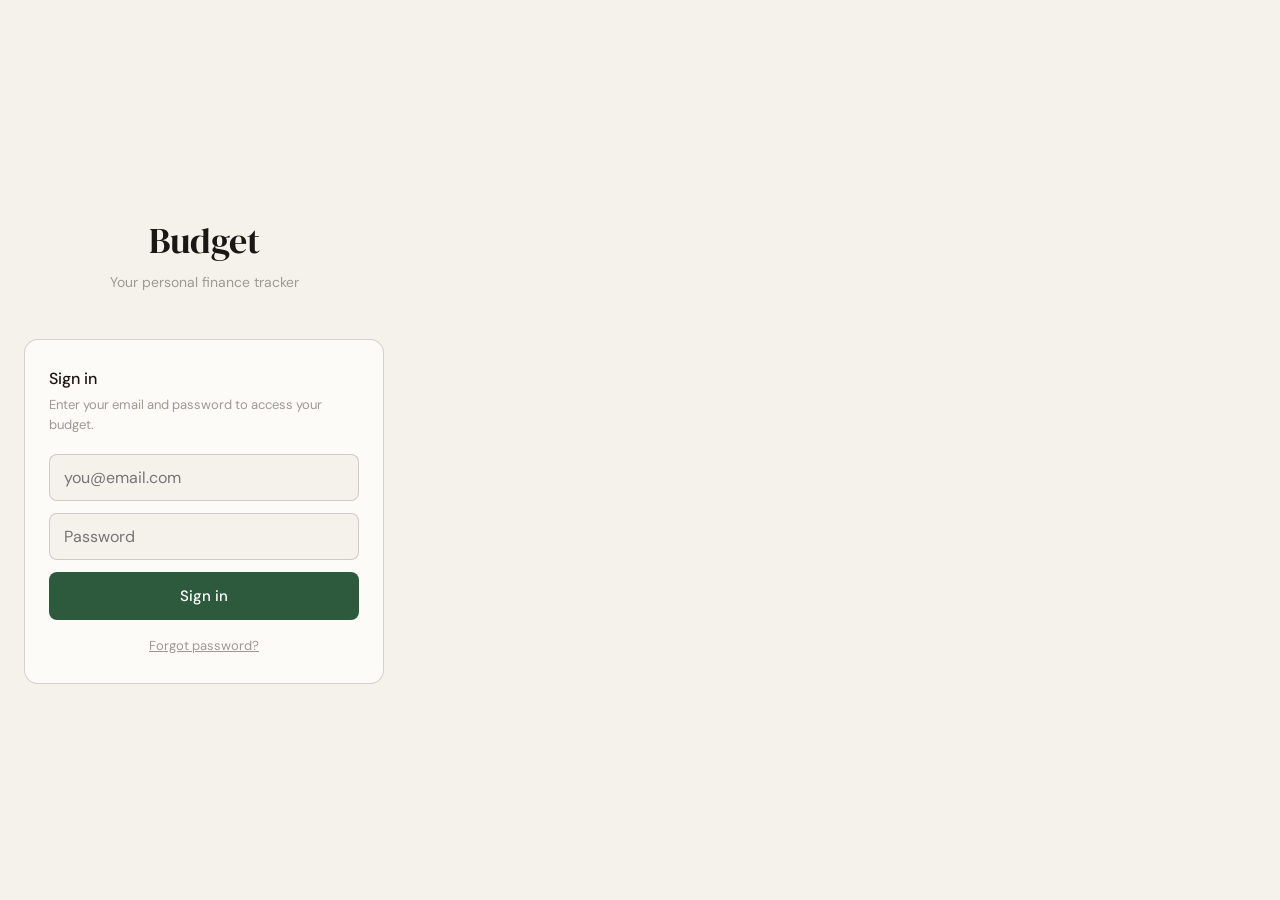
<file: index.html>
<!DOCTYPE html>
<html lang="en">
<head>
<meta charset="UTF-8">
<meta name="viewport" content="width=device-width, initial-scale=1.0, maximum-scale=1.0">
<meta name="apple-mobile-web-app-capable" content="yes">
<meta name="apple-mobile-web-app-status-bar-style" content="black-translucent">
<title>Budget Tracker</title>
<link href="https://fonts.googleapis.com/css2?family=DM+Serif+Display:ital@0;1&family=DM+Sans:opsz,wght@9..40,300;9..40,400;9..40,500&display=swap" rel="stylesheet">
<link rel="stylesheet" href="css/style.css">
<script src="lib/pdf.min.js"></script>
</head>
<body>

<!-- ADMIN BAR (only visible to admin) -->
<div class="admin-bar" id="admin-bar">
  <span class="admin-label">Admin</span>
  <select class="admin-select" id="admin-user-select" onchange="switchAdminUser()">
    <option value="">My data</option>
  </select>
  <span class="admin-viewing" id="admin-viewing"></span>
</div>

<!-- AUTH SCREEN -->
<div id="auth-screen" style="display:none">
  <div class="auth-screen">
    <div class="auth-logo">Budget</div>
    <div class="auth-tagline">Your personal finance tracker</div>
    <div class="auth-card">

      <!-- Login -->
      <div id="screen-login">
        <div class="auth-title">Sign in</div>
        <div class="auth-sub">Enter your email and password to access your budget.</div>
        <input class="auth-input" type="email" id="login-email" placeholder="you@email.com" autocomplete="email">
        <input class="auth-input" type="password" id="login-password" placeholder="Password" autocomplete="current-password">
        <button class="auth-btn" id="login-btn" onclick="handleSignIn()">Sign in</button>
        <div style="text-align:center;margin-top:14px">
          <span style="font-size:13px;color:var(--ink3);cursor:pointer;text-decoration:underline" onclick="showScreen('forgot')">Forgot password?</span>
        </div>
      </div>

      <!-- Forgot password -->
      <div id="screen-forgot" style="display:none">
        <div id="forgot-form-inner">
          <div class="auth-title">Reset password</div>
          <div class="auth-sub">Enter your email and we'll send you a reset link.</div>
          <input class="auth-input" type="email" id="forgot-email" placeholder="you@email.com" autocomplete="email">
          <button class="auth-btn" id="forgot-btn" onclick="handleForgotPassword()">Send reset email</button>
          <div style="text-align:center;margin-top:14px">
            <span style="font-size:13px;color:var(--ink3);cursor:pointer;text-decoration:underline" onclick="showScreen('login')">Back to sign in</span>
          </div>
        </div>
        <div id="forgot-sent" style="display:none;text-align:center;padding:12px 0">
          <div style="font-size:40px;margin-bottom:12px">📬</div>
          <div style="font-size:15px;font-weight:500;margin-bottom:6px">Check your email</div>
          <div style="font-size:13px;color:var(--ink3);line-height:1.5;margin-bottom:16px">We sent a password reset link to your email.</div>
          <span style="font-size:13px;color:var(--ink3);cursor:pointer;text-decoration:underline" onclick="showScreen('login')">Back to sign in</span>
        </div>
      </div>

      <!-- Reset password (from recovery email link) -->
      <div id="screen-reset" style="display:none">
        <div class="auth-title">Set new password</div>
        <div class="auth-sub">Choose a new password for your account.</div>
        <input class="auth-input" type="password" id="reset-password" placeholder="New password">
        <input class="auth-input" type="password" id="reset-confirm" placeholder="Confirm new password">
        <button class="auth-btn" id="reset-btn" onclick="handleSetNewPassword()">Set password</button>
      </div>

    </div>
  </div>
</div>

<!-- APP SCREEN -->
<div id="app-screen" style="display:none">

  <div class="sync-bar hidden" id="sync-bar">
    <div class="sync-dot"></div>
    <span id="sync-msg">Syncing…</span>
    <button id="sync-retry" onclick="loadAll()" style="display:none;margin-left:8px;border:none;background:none;font-size:11px;text-decoration:underline;cursor:pointer;color:inherit;font-family:inherit">Retry</button>
  </div>

  <!-- DASHBOARD -->
  <div class="page active" id="page-home">
    <div class="header">
      <div class="header-eyebrow" id="hdr-eyebrow">March 2026</div>
      <div class="header-title" id="hdr-title">My Budget</div>
      <div class="header-sub" id="hdr-sub">&nbsp;</div>
    </div>
    <div class="period-toggle">
      <button class="pt-btn active" id="pt-weekly" onclick="setPeriod('weekly')">Weekly</button>
      <button class="pt-btn" id="pt-monthly" onclick="setPeriod('monthly')">Monthly</button>
    </div>
    <div class="summary-strip">
      <div class="sum-card"><div class="sum-label">Budget</div><div class="sum-value" id="sum-budget">—</div></div>
      <div class="sum-card"><div class="sum-label">Spent</div><div class="sum-value warn" id="sum-spent">—</div></div>
      <div class="sum-card"><div class="sum-label">Left</div><div class="sum-value good" id="sum-left">—</div></div>
    </div>
    <div class="budget-progress">
      <div class="bp-header"><span class="bp-label" id="bp-label">This week</span><span class="bp-pct" id="bp-pct">—</span></div>
      <div class="bar-track"><div class="bar-fill" id="bp-bar" style="width:0%"></div></div>
    </div>
    <div class="week-strip" id="week-strip">
      <div class="ws-header">
        <span class="ws-title">Daily spending</span>
        <div class="ws-nav">
          <button class="ws-nav-btn" onclick="shiftWeek(-1)">‹</button>
          <span class="ws-dates" id="ws-dates"></span>
          <button class="ws-nav-btn" onclick="shiftWeek(1)">›</button>
        </div>
      </div>
      <div class="ws-bars" id="ws-bars"></div>
    </div>
    <div class="section-label">Categories</div>
    <div class="cat-list" id="cat-list"></div>
  </div>

  <!-- TRANSACTIONS -->
  <div class="page" id="page-tx">
    <div class="header">
      <div class="header-eyebrow">Transactions</div>
      <div class="header-title" id="tx-title">This Week</div>
    </div>
    <div class="period-toggle" style="margin-bottom:14px">
      <button class="pt-btn active" id="pt-weekly-tx" onclick="setPeriodTx('weekly')">This week</button>
      <button class="pt-btn" id="pt-monthly-tx" onclick="setPeriodTx('monthly')">This month</button>
    </div>
    <div class="section-label" id="tx-section-label">Transactions</div>
    <div class="tx-list" id="tx-list"></div>
  </div>

  <!-- IMPORT PDF -->
  <div class="page" id="page-import">
    <div class="header">
      <div class="header-eyebrow">Westpac PDF</div>
      <div class="header-title">Import Transactions</div>
      <div class="header-sub">Upload your Westpac statement</div>
    </div>
    <div id="drop-zone-wrap">
      <div class="pdf-drop" id="pdf-drop"
        onclick="document.getElementById('pdf-file').click()"
        ondragover="event.preventDefault();this.classList.add('drag')"
        ondragleave="this.classList.remove('drag')"
        ondrop="handleDrop(event)">
        <div class="pdf-drop-icon">📄</div>
        <div class="pdf-drop-label">Tap to upload PDF statement</div>
        <div class="pdf-drop-sub">Westpac 30-day transaction history</div>
      </div>
      <input type="file" id="pdf-file" accept=".pdf" style="display:none" onchange="handleFile(this.files[0])">
      <div class="pdf-progress" id="pdf-progress">
        <div class="pdf-progress-label" id="pdf-progress-label">Reading PDF…</div>
        <div class="pdf-progress-bar"><div class="pdf-progress-fill" id="pdf-progress-fill" style="width:0%"></div></div>
      </div>
    </div>
    <div id="review-wrap" style="display:none">
      <div style="padding:0 20px;margin-bottom:12px;display:flex;justify-content:space-between;align-items:baseline">
        <div style="font-size:13px;color:var(--ink2)" id="review-count">0 transactions found</div>
        <div style="font-size:12px;color:var(--ink3)">Assign categories</div>
      </div>
      <div id="review-list"></div>
      <div class="import-bar">
        <button class="import-bar-btn secondary" onclick="cancelImport()">Cancel</button>
        <button class="import-bar-btn primary" onclick="saveImport()" id="save-import-btn">Save all</button>
      </div>
    </div>
  </div>

  <!-- SETTINGS -->
  <div class="page" id="page-settings">
    <div class="header">
      <div class="header-eyebrow">Settings</div>
      <div class="header-title">Manage</div>
    </div>

    <!-- Account -->
    <div class="settings-section">
      <div class="settings-section-title">Account</div>
      <div class="user-info">
        <span class="user-email" id="user-email"></span>
        <button class="signout-btn" onclick="signOut()">Sign out</button>
      </div>
      <div class="cat-add-form" style="display:block;margin-top:0">
        <div class="cat-add-title">Change password</div>
        <div class="form-group">
          <input class="form-input" type="password" id="new-password" placeholder="New password">
        </div>
        <div class="form-group">
          <input class="form-input" type="password" id="confirm-password" placeholder="Confirm new password">
        </div>
        <button class="submit-btn" id="change-pass-btn" onclick="handleChangePassword()">Update password</button>
      </div>
    </div>

    <!-- Categories -->
    <div class="settings-section">
      <div class="settings-section-title">Categories</div>
      <div id="cat-manage-list"></div>
      <div style="padding:0 16px;margin-bottom:16px">
        <button class="secondary-btn" style="margin-top:0" onclick="toggleAddCatForm()">+ Add new category</button>
      </div>
      <div class="cat-add-form" id="cat-add-form" style="display:none">
        <div class="cat-add-title">New category</div>
        <div class="form-group">
          <label class="form-label">Name</label>
          <input class="form-input" id="new-cat-name" placeholder="e.g. Coffee">
        </div>
        <div class="form-group">
          <label class="form-label">Icon</label>
          <div class="emoji-grid" id="emoji-grid"></div>
        </div>
        <div class="form-group">
          <label class="form-label">Colour</label>
          <div class="color-grid" id="color-grid"></div>
        </div>
        <button class="submit-btn" onclick="saveNewCategory()">Add category</button>
      </div>
    </div>

    <!-- Budgets -->
    <div class="settings-section">
      <div class="settings-section-title">Budgets</div>
      <div class="budget-period-row">
        <button class="bpr-btn active" id="bpr-weekly" onclick="setBudgetTab('weekly')">Weekly</button>
        <button class="bpr-btn" id="bpr-monthly" onclick="setBudgetTab('monthly')">Monthly</button>
      </div>
      <div class="total-row">
        <span class="total-row-label" id="total-label">Total weekly budget</span>
        <span class="total-row-val" id="total-val">$0</span>
      </div>
      <div class="budget-form" id="budget-form"></div>
      <button class="save-btn" onclick="saveBudgets()">Save budgets</button>
    </div>
  </div>

  <!-- Nav -->
  <nav class="nav">
    <button class="nav-btn active" id="nav-home" onclick="showPage('home')">
      <svg viewBox="0 0 24 24" fill="none" stroke="currentColor"><path d="M3 9l9-7 9 7v11a2 2 0 01-2 2H5a2 2 0 01-2-2z"/><polyline points="9 22 9 12 15 12 15 22"/></svg>
      Overview
    </button>
    <button class="nav-btn" id="nav-tx" onclick="showPage('tx')">
      <svg viewBox="0 0 24 24" fill="none" stroke="currentColor"><line x1="8" y1="6" x2="21" y2="6"/><line x1="8" y1="12" x2="21" y2="12"/><line x1="8" y1="18" x2="21" y2="18"/><line x1="3" y1="6" x2="3.01" y2="6"/><line x1="3" y1="12" x2="3.01" y2="12"/><line x1="3" y1="18" x2="3.01" y2="18"/></svg>
      Transactions
    </button>
    <button class="nav-btn" id="nav-import" onclick="showPage('import')">
      <svg viewBox="0 0 24 24" fill="none" stroke="currentColor"><path d="M21 15v4a2 2 0 01-2 2H5a2 2 0 01-2-2v-4"/><polyline points="17 8 12 3 7 8"/><line x1="12" y1="3" x2="12" y2="15"/></svg>
      Import
    </button>
    <button class="nav-btn" id="nav-settings" onclick="showPage('settings')">
      <svg viewBox="0 0 24 24" fill="none" stroke="currentColor"><circle cx="12" cy="12" r="3"/><path d="M19.4 15a1.65 1.65 0 00.33 1.82l.06.06a2 2 0 010 2.83 2 2 0 01-2.83 0l-.06-.06a1.65 1.65 0 00-1.82-.33 1.65 1.65 0 00-1 1.51V21a2 2 0 01-2 2 2 2 0 01-2-2v-.09A1.65 1.65 0 009 19.4a1.65 1.65 0 00-1.82.33l-.06.06a2 2 0 01-2.83 0 2 2 0 010-2.83l.06-.06A1.65 1.65 0 004.68 15a1.65 1.65 0 00-1.51-1H3a2 2 0 01-2-2 2 2 0 012-2h.09A1.65 1.65 0 004.6 9a1.65 1.65 0 00-.33-1.82l-.06-.06a2 2 0 010-2.83 2 2 0 012.83 0l.06.06A1.65 1.65 0 009 4.68a1.65 1.65 0 001-1.51V3a2 2 0 012-2 2 2 0 012 2v.09a1.65 1.65 0 001 1.51 1.65 1.65 0 001.82-.33l.06-.06a2 2 0 012.83 0 2 2 0 010 2.83l-.06.06A1.65 1.65 0 0019.4 9a1.65 1.65 0 001.51 1H21a2 2 0 012 2 2 2 0 01-2 2h-.09a1.65 1.65 0 00-1.51 1z"/></svg>
      Settings
    </button>
  </nav>

  <button class="add-fab" id="add-fab" onclick="openModal()">
    <svg viewBox="0 0 24 24" fill="none" stroke="currentColor"><line x1="12" y1="5" x2="12" y2="19"/><line x1="5" y1="12" x2="19" y2="12"/></svg>
  </button>

  <!-- Add Expense Modal -->
  <div class="modal-overlay" id="modal" onclick="closeOuter(event)">
    <div class="modal">
      <div class="modal-handle"></div>
      <div class="modal-title">Add expense</div>
      <div class="form-group">
        <label class="form-label">Amount (AUD)</label>
        <input class="form-input" type="number" id="inp-amount" placeholder="0.00" step="0.01" inputmode="decimal">
      </div>
      <div class="form-group">
        <label class="form-label">Merchant / Note</label>
        <input class="form-input" type="text" id="inp-merchant" placeholder="e.g. Woolworths">
      </div>
      <div class="form-group">
        <label class="form-label">Category</label>
        <div class="cat-picker" id="cat-picker"></div>
      </div>
      <div class="form-group">
        <label class="form-label">Date</label>
        <input class="form-input" type="date" id="inp-date">
      </div>
      <button class="submit-btn" id="submit-btn" onclick="addExpense()">Add expense</button>
    </div>
  </div>

</div><!-- end app-screen -->

<!-- JS — order matters -->
<script src="js/supabase.js"></script>
<script src="js/state.js"></script>
<script src="js/auth.js"></script>
<script src="js/home.js"></script>
<script src="js/transactions.js"></script>
<script src="js/budgets.js"></script>
<script src="js/categories.js"></script>
<script src="js/import.js"></script>
<script src="js/app.js"></script>
</body>
</html>
</file>
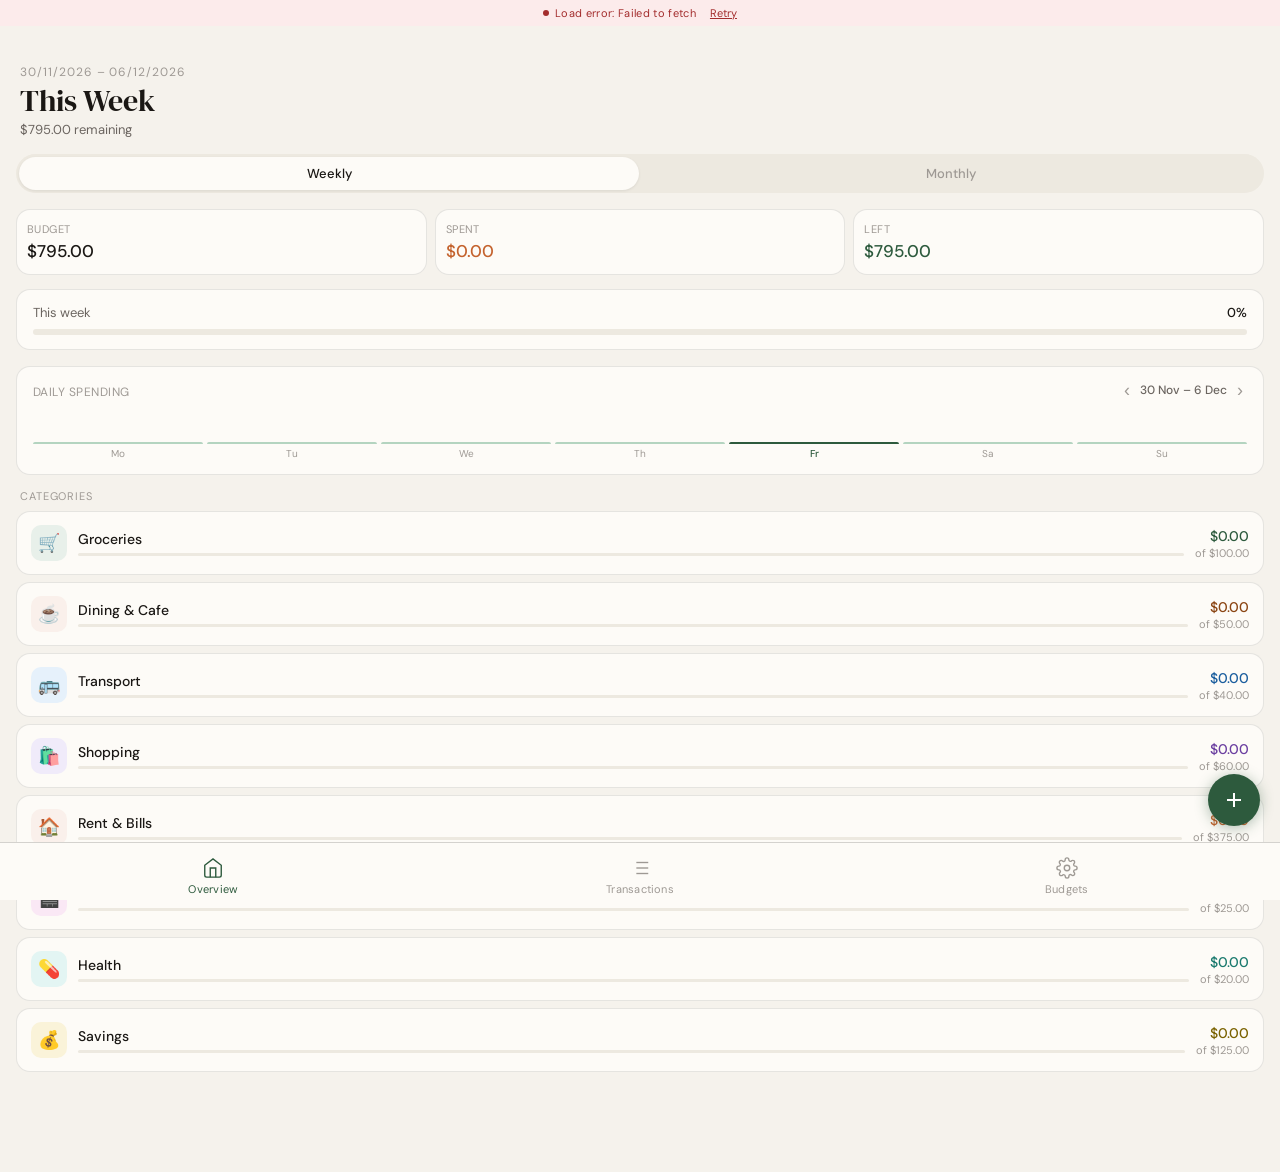
<file: budget_tracker.html>
<!DOCTYPE html>
<html lang="en">
<head>
<meta charset="UTF-8">
<meta name="viewport" content="width=device-width, initial-scale=1.0, maximum-scale=1.0">
<meta name="apple-mobile-web-app-capable" content="yes">
<meta name="apple-mobile-web-app-status-bar-style" content="black-translucent">
<title>Budget Tracker</title>
<link href="https://fonts.googleapis.com/css2?family=DM+Serif+Display:ital@0;1&family=DM+Sans:opsz,wght@9..40,300;9..40,400;9..40,500&display=swap" rel="stylesheet">
<style>
:root {
  --bg: #F5F2EC;
  --surface: #FDFBF7;
  --surface2: #EDE9E0;
  --ink: #1A1714;
  --ink2: #6B6560;
  --ink3: #9E9994;
  --accent: #2D5A3D;
  --accent-light: #E8F0EA;
  --red: #C4622D;
  --red-light: #FAF0EB;
  --border: rgba(26,23,20,0.10);
  --border2: rgba(26,23,20,0.18);
  --radius: 14px;
  --radius-sm: 8px;
}
*{box-sizing:border-box;margin:0;padding:0;-webkit-tap-highlight-color:transparent}
body{font-family:'DM Sans',sans-serif;background:var(--bg);color:var(--ink);min-height:100vh;overflow-x:hidden}

/* Sync status */
.sync-bar{display:flex;align-items:center;justify-content:center;gap:6px;padding:6px;font-size:11px;letter-spacing:.03em;position:fixed;top:0;left:0;right:0;z-index:300;transition:all .3s}
.sync-bar.syncing{background:#FFF8E6;color:#7A6200}
.sync-bar.ok{background:#EAF3DE;color:#3B6D11}
.sync-bar.err{background:#FCEBEB;color:#A32D2D}
.sync-bar.hidden{opacity:0;pointer-events:none}
.sync-dot{width:6px;height:6px;border-radius:50%;background:currentColor}

/* Period toggle */
.period-toggle{display:flex;background:var(--surface2);border-radius:99px;padding:3px;margin:0 16px 16px;gap:2px}
.pt-btn{flex:1;padding:8px;border:none;background:none;border-radius:99px;font-family:'DM Sans',sans-serif;font-size:13px;font-weight:500;color:var(--ink3);cursor:pointer;transition:all .15s}
.pt-btn.active{background:var(--surface);color:var(--ink);box-shadow:0 1px 3px rgba(0,0,0,.08)}

/* Nav */
.nav{display:flex;justify-content:space-around;align-items:center;background:var(--surface);border-top:.5px solid var(--border2);position:fixed;bottom:0;left:0;right:0;z-index:100;padding:10px 0 env(safe-area-inset-bottom,10px)}
.nav-btn{flex:1;display:flex;flex-direction:column;align-items:center;gap:3px;border:none;background:none;cursor:pointer;padding:4px 0;color:var(--ink3);font-family:'DM Sans',sans-serif;font-size:11px;letter-spacing:.02em;transition:color .15s}
.nav-btn.active{color:var(--accent)}
.nav-btn svg{width:22px;height:22px;stroke-width:1.5}

/* Pages */
.page{display:none;padding:28px 0 80px;min-height:100vh}
.page.active{display:block}

/* Header */
.header{padding:36px 20px 16px}
.header-eyebrow{font-size:12px;letter-spacing:.08em;text-transform:uppercase;color:var(--ink3);margin-bottom:4px}
.header-title{font-family:'DM Serif Display',serif;font-size:30px;color:var(--ink);line-height:1.1}
.header-sub{font-size:13px;color:var(--ink2);margin-top:4px}

/* Summary strip */
.summary-strip{margin:0 16px 14px;display:grid;grid-template-columns:repeat(3,1fr);gap:8px}
.sum-card{background:var(--surface);border:.5px solid var(--border);border-radius:var(--radius);padding:12px 10px}
.sum-label{font-size:11px;color:var(--ink3);letter-spacing:.04em;text-transform:uppercase;margin-bottom:4px}
.sum-value{font-size:17px;font-weight:500;color:var(--ink)}
.sum-value.good{color:var(--accent)}
.sum-value.warn{color:var(--red)}

/* Progress */
.budget-progress{margin:0 16px 16px;background:var(--surface);border:.5px solid var(--border);border-radius:var(--radius);padding:14px 16px}
.bp-header{display:flex;justify-content:space-between;align-items:baseline;margin-bottom:8px}
.bp-label{font-size:13px;color:var(--ink2)}
.bp-pct{font-size:13px;font-weight:500}
.bar-track{height:6px;background:var(--surface2);border-radius:99px;overflow:hidden}
.bar-fill{height:100%;border-radius:99px;background:var(--accent);transition:width .4s ease}
.bar-fill.over{background:var(--red)}

/* Category cards */
.section-label{font-size:11px;letter-spacing:.08em;text-transform:uppercase;color:var(--ink3);padding:0 20px;margin-bottom:8px}
.cat-list{padding:0 16px;display:flex;flex-direction:column;gap:7px;margin-bottom:20px}
.cat-card{background:var(--surface);border:.5px solid var(--border);border-radius:var(--radius);padding:13px 14px;display:flex;align-items:center;gap:11px;cursor:pointer;transition:background .1s}
.cat-card:active{background:var(--surface2)}
.cat-icon{width:36px;height:36px;border-radius:10px;display:flex;align-items:center;justify-content:center;font-size:18px;flex-shrink:0}
.cat-info{flex:1;min-width:0}
.cat-name{font-size:14px;font-weight:500}
.cat-bar-track{height:3px;background:var(--surface2);border-radius:99px;overflow:hidden;margin-top:5px}
.cat-bar-fill{height:100%;border-radius:99px;transition:width .3s}
.cat-amounts{text-align:right;flex-shrink:0}
.cat-spent{font-size:14px;font-weight:500}
.cat-budget{font-size:11px;color:var(--ink3);margin-top:1px}

/* FAB */
.add-fab{position:fixed;bottom:74px;right:20px;width:52px;height:52px;border-radius:50%;background:var(--accent);border:none;cursor:pointer;display:flex;align-items:center;justify-content:center;box-shadow:0 2px 14px rgba(45,90,61,.38);z-index:99;transition:transform .15s}
.add-fab:active{transform:scale(.93)}
.add-fab svg{width:24px;height:24px;stroke:white;stroke-width:2}

/* Modal */
.modal-overlay{display:none;position:fixed;inset:0;background:rgba(26,23,20,.45);z-index:200;align-items:flex-end}
.modal-overlay.open{display:flex}
.modal{background:var(--surface);border-radius:20px 20px 0 0;padding:24px 20px env(safe-area-inset-bottom,20px);width:100%;max-height:88vh;overflow-y:auto;animation:slideUp .25s ease}
@keyframes slideUp{from{transform:translateY(100%)}to{transform:translateY(0)}}
.modal-handle{width:36px;height:4px;background:var(--surface2);border-radius:99px;margin:0 auto 20px}
.modal-title{font-family:'DM Serif Display',serif;font-size:22px;margin-bottom:18px}
.form-group{margin-bottom:14px}
.form-label{font-size:12px;color:var(--ink3);letter-spacing:.04em;text-transform:uppercase;margin-bottom:6px;display:block}
.form-input{width:100%;border:.5px solid var(--border2);border-radius:var(--radius-sm);padding:12px 14px;font-size:16px;font-family:'DM Sans',sans-serif;background:var(--bg);color:var(--ink);outline:none;appearance:none}
.form-input:focus{border-color:var(--accent)}
.cat-picker{display:grid;grid-template-columns:repeat(4,1fr);gap:7px}
.cat-pick-btn{border:.5px solid var(--border);border-radius:var(--radius-sm);padding:9px 4px;display:flex;flex-direction:column;align-items:center;gap:3px;cursor:pointer;background:var(--bg);font-size:10px;color:var(--ink2);font-family:'DM Sans',sans-serif;transition:all .1s}
.cat-pick-btn.selected{border-color:var(--accent);background:var(--accent-light);color:var(--accent)}
.cat-pick-icon{font-size:20px}
.submit-btn{width:100%;padding:14px;background:var(--accent);color:white;border:none;border-radius:var(--radius);font-size:15px;font-weight:500;font-family:'DM Sans',sans-serif;cursor:pointer;margin-top:6px;transition:opacity .15s}
.submit-btn:active{opacity:.85}

/* Transactions */
.tx-list{padding:0 16px;display:flex;flex-direction:column;gap:6px}
.tx-item{background:var(--surface);border:.5px solid var(--border);border-radius:var(--radius);padding:12px 14px;display:flex;align-items:center;gap:11px}
.tx-icon{width:34px;height:34px;border-radius:9px;display:flex;align-items:center;justify-content:center;font-size:16px;flex-shrink:0}
.tx-info{flex:1;min-width:0}
.tx-merchant{font-size:14px;font-weight:500;white-space:nowrap;overflow:hidden;text-overflow:ellipsis}
.tx-meta{font-size:12px;color:var(--ink3);margin-top:1px}
.tx-amount{font-size:15px;font-weight:500;color:var(--red);flex-shrink:0}
.tx-delete{border:none;background:none;cursor:pointer;color:var(--ink3);padding:4px 6px;font-size:18px;line-height:1}
.chip{display:inline-block;font-size:11px;padding:2px 7px;border-radius:99px;background:var(--accent-light);color:var(--accent);font-weight:500}
.empty-state{text-align:center;padding:50px 20px;color:var(--ink3)}
.empty-icon{font-size:44px;margin-bottom:10px}
.empty-label{font-size:14px}

/* Budget settings */
.budget-form{padding:0 16px;display:flex;flex-direction:column;gap:8px}
.budget-period-row{display:flex;background:var(--surface2);border-radius:99px;padding:3px;margin:0 16px 14px;gap:2px}
.bpr-btn{flex:1;padding:7px;border:none;background:none;border-radius:99px;font-family:'DM Sans',sans-serif;font-size:13px;font-weight:500;color:var(--ink3);cursor:pointer;transition:all .15s}
.bpr-btn.active{background:var(--surface);color:var(--ink)}
.budget-item{background:var(--surface);border:.5px solid var(--border);border-radius:var(--radius);padding:13px 14px;display:flex;align-items:center;gap:11px}
.budget-icon{font-size:20px;width:28px;text-align:center}
.budget-name{flex:1;font-size:14px;font-weight:500}
.budget-input{width:88px;border:.5px solid var(--border2);border-radius:var(--radius-sm);padding:8px 10px;font-size:14px;font-family:'DM Sans',sans-serif;background:var(--bg);color:var(--ink);text-align:right;outline:none}
.budget-input:focus{border-color:var(--accent)}
.save-btn{margin:14px 16px 0;padding:14px;background:var(--accent);color:white;border:none;border-radius:var(--radius);font-size:15px;font-weight:500;font-family:'DM Sans',sans-serif;cursor:pointer;width:calc(100% - 32px)}
.total-row{margin:0 16px 14px;background:var(--accent-light);border:.5px solid rgba(45,90,61,.2);border-radius:var(--radius);padding:13px 16px;display:flex;justify-content:space-between;align-items:center}
.total-row-label{font-size:13px;font-weight:500;color:var(--accent)}
.total-row-val{font-size:18px;font-weight:500;color:var(--accent)}

/* Week strip */
.week-strip{margin:0 16px 14px;background:var(--surface);border:.5px solid var(--border);border-radius:var(--radius);padding:14px 16px}
.ws-header{display:flex;justify-content:space-between;align-items:baseline;margin-bottom:10px}
.ws-title{font-size:12px;color:var(--ink3);letter-spacing:.04em;text-transform:uppercase}
.ws-nav{display:flex;gap:6px;align-items:center}
.ws-nav-btn{border:none;background:none;cursor:pointer;color:var(--ink3);font-size:18px;padding:0 4px;line-height:1}
.ws-dates{font-size:12px;color:var(--ink2);font-weight:500}
.ws-bars{display:flex;align-items:flex-end;gap:4px;height:50px}
.ws-bar-col{flex:1;display:flex;flex-direction:column;align-items:center;gap:3px}
.ws-bar-wrap{flex:1;width:100%;display:flex;align-items:flex-end}
.ws-bar{width:100%;border-radius:3px 3px 0 0;min-height:2px;transition:height .3s}
.ws-day-label{font-size:10px;color:var(--ink3)}

/* Loading skeleton */
.skeleton{background:linear-gradient(90deg,var(--surface2) 25%,var(--surface) 50%,var(--surface2) 75%);background-size:200% 100%;animation:shimmer 1.2s infinite;border-radius:var(--radius-sm);height:16px;margin-bottom:6px}
@keyframes shimmer{0%{background-position:200% 0}100%{background-position:-200% 0}}
</style>
</head>
<body>

<div class="sync-bar hidden" id="sync-bar">
  <div class="sync-dot"></div>
  <span id="sync-msg">Syncing…</span>
  <button id="sync-retry" onclick="loadAll()" style="display:none;margin-left:8px;border:none;background:none;font-size:11px;text-decoration:underline;cursor:pointer;color:inherit;font-family:inherit">Retry</button>
</div>

<!-- DASHBOARD -->
<div class="page active" id="page-home">
  <div class="header">
    <div class="header-eyebrow" id="hdr-eyebrow">March 2026</div>
    <div class="header-title" id="hdr-title">My Budget</div>
    <div class="header-sub" id="hdr-sub">&nbsp;</div>
  </div>
  <div class="period-toggle">
    <button class="pt-btn active" id="pt-weekly" onclick="setPeriod('weekly')">Weekly</button>
    <button class="pt-btn" id="pt-monthly" onclick="setPeriod('monthly')">Monthly</button>
  </div>
  <div class="summary-strip">
    <div class="sum-card"><div class="sum-label">Budget</div><div class="sum-value" id="sum-budget">—</div></div>
    <div class="sum-card"><div class="sum-label">Spent</div><div class="sum-value warn" id="sum-spent">—</div></div>
    <div class="sum-card"><div class="sum-label">Left</div><div class="sum-value good" id="sum-left">—</div></div>
  </div>
  <div class="budget-progress">
    <div class="bp-header"><span class="bp-label" id="bp-label">This week</span><span class="bp-pct" id="bp-pct">—</span></div>
    <div class="bar-track"><div class="bar-fill" id="bp-bar" style="width:0%"></div></div>
  </div>
  <div class="week-strip" id="week-strip">
    <div class="ws-header">
      <span class="ws-title">Daily spending</span>
      <div class="ws-nav">
        <button class="ws-nav-btn" onclick="shiftWeek(-1)">‹</button>
        <span class="ws-dates" id="ws-dates"></span>
        <button class="ws-nav-btn" onclick="shiftWeek(1)">›</button>
      </div>
    </div>
    <div class="ws-bars" id="ws-bars"></div>
  </div>
  <div class="section-label">Categories</div>
  <div class="cat-list" id="cat-list"></div>
</div>

<!-- TRANSACTIONS -->
<div class="page" id="page-tx">
  <div class="header">
    <div class="header-eyebrow">Transactions</div>
    <div class="header-title" id="tx-title">This Week</div>
  </div>
  <div class="period-toggle" style="margin-bottom:14px">
    <button class="pt-btn active" id="pt-weekly-tx" onclick="setPeriodTx('weekly')">This week</button>
    <button class="pt-btn" id="pt-monthly-tx" onclick="setPeriodTx('monthly')">This month</button>
  </div>
  <div class="section-label" id="tx-section-label">Transactions</div>
  <div class="tx-list" id="tx-list"></div>
</div>

<!-- BUDGETS -->
<div class="page" id="page-settings">
  <div class="header">
    <div class="header-eyebrow">Settings</div>
    <div class="header-title">Budgets</div>
    <div class="header-sub">Set your monthly & weekly limits</div>
  </div>
  <div class="budget-period-row">
    <button class="bpr-btn active" id="bpr-weekly" onclick="setBudgetTab('weekly')">Weekly</button>
    <button class="bpr-btn" id="bpr-monthly" onclick="setBudgetTab('monthly')">Monthly</button>
  </div>
  <div class="total-row">
    <span class="total-row-label" id="total-label">Total weekly budget</span>
    <span class="total-row-val" id="total-val">$0</span>
  </div>
  <div class="budget-form" id="budget-form"></div>
  <button class="save-btn" onclick="saveBudgets()">Save budgets</button>
</div>

<!-- Nav -->
<nav class="nav">
  <button class="nav-btn active" id="nav-home" onclick="showPage('home')">
    <svg viewBox="0 0 24 24" fill="none" stroke="currentColor"><path d="M3 9l9-7 9 7v11a2 2 0 01-2 2H5a2 2 0 01-2-2z"/><polyline points="9 22 9 12 15 12 15 22"/></svg>
    Overview
  </button>
  <button class="nav-btn" id="nav-tx" onclick="showPage('tx')">
    <svg viewBox="0 0 24 24" fill="none" stroke="currentColor"><line x1="8" y1="6" x2="21" y2="6"/><line x1="8" y1="12" x2="21" y2="12"/><line x1="8" y1="18" x2="21" y2="18"/><line x1="3" y1="6" x2="3.01" y2="6"/><line x1="3" y1="12" x2="3.01" y2="12"/><line x1="3" y1="18" x2="3.01" y2="18"/></svg>
    Transactions
  </button>
  <button class="nav-btn" id="nav-settings" onclick="showPage('settings')">
    <svg viewBox="0 0 24 24" fill="none" stroke="currentColor"><circle cx="12" cy="12" r="3"/><path d="M19.4 15a1.65 1.65 0 00.33 1.82l.06.06a2 2 0 010 2.83 2 2 0 01-2.83 0l-.06-.06a1.65 1.65 0 00-1.82-.33 1.65 1.65 0 00-1 1.51V21a2 2 0 01-2 2 2 2 0 01-2-2v-.09A1.65 1.65 0 009 19.4a1.65 1.65 0 00-1.82.33l-.06.06a2 2 0 01-2.83 0 2 2 0 010-2.83l.06-.06A1.65 1.65 0 004.68 15a1.65 1.65 0 00-1.51-1H3a2 2 0 01-2-2 2 2 0 012-2h.09A1.65 1.65 0 004.6 9a1.65 1.65 0 00-.33-1.82l-.06-.06a2 2 0 010-2.83 2 2 0 012.83 0l.06.06A1.65 1.65 0 009 4.68a1.65 1.65 0 001-1.51V3a2 2 0 012-2 2 2 0 012 2v.09a1.65 1.65 0 001 1.51 1.65 1.65 0 001.82-.33l.06-.06a2 2 0 012.83 0 2 2 0 010 2.83l-.06.06A1.65 1.65 0 0019.4 9a1.65 1.65 0 001.51 1H21a2 2 0 012 2 2 2 0 01-2 2h-.09a1.65 1.65 0 00-1.51 1z"/></svg>
    Budgets
  </button>
</nav>

<button class="add-fab" id="add-fab" onclick="openModal()">
  <svg viewBox="0 0 24 24" fill="none" stroke="currentColor"><line x1="12" y1="5" x2="12" y2="19"/><line x1="5" y1="12" x2="19" y2="12"/></svg>
</button>

<!-- Modal -->
<div class="modal-overlay" id="modal" onclick="closeOuter(event)">
  <div class="modal">
    <div class="modal-handle"></div>
    <div class="modal-title">Add expense</div>
    <div class="form-group">
      <label class="form-label">Amount (AUD)</label>
      <input class="form-input" type="number" id="inp-amount" placeholder="0.00" step="0.01" inputmode="decimal">
    </div>
    <div class="form-group">
      <label class="form-label">Merchant / Note</label>
      <input class="form-input" type="text" id="inp-merchant" placeholder="e.g. Woolworths">
    </div>
    <div class="form-group">
      <label class="form-label">Category</label>
      <div class="cat-picker" id="cat-picker"></div>
    </div>
    <div class="form-group">
      <label class="form-label">Date</label>
      <input class="form-input" type="date" id="inp-date">
    </div>
    <button class="submit-btn" id="submit-btn" onclick="addExpense()">Add expense</button>
  </div>
</div>

<script>
// ── Supabase config ──────────────────────────────────────────
const SUPA_URL = 'https://afobsnqtywtlupqjimaz.supabase.co';
const SUPA_KEY = 'eyJhbGciOiJIUzI1NiIsInR5cCI6IkpXVCJ9.eyJpc3MiOiJzdXBhYmFzZSIsInJlZiI6ImFmb2JzbnF0eXd0bHVwcWppbWF6Iiwicm9sZSI6ImFub24iLCJpYXQiOjE3NzM4MzA0NTIsImV4cCI6MjA4OTQwNjQ1Mn0.MWrWZkZD8fkDa9HCLQUCwPcBm4zmNuWDGWyXMUr77BM';
const H = {'Content-Type':'application/json','apikey':SUPA_KEY,'Authorization':'Bearer '+SUPA_KEY};

async function sbGet(table, params=''){
  const url = `${SUPA_URL}/rest/v1/${table}${params?'?'+params:''}`;
  console.log('sbGet', url);
  const r = await fetch(url, {headers:{...H,'Accept':'application/json','Prefer':'return=representation'}});
  const txt = await r.text();
  console.log('sbGet response', r.status, txt.slice(0,200));
  if(!r.ok) throw new Error(`${r.status}: ${txt}`);
  return JSON.parse(txt);
}
async function sbInsert(table, body){
  console.log('sbInsert', table, JSON.stringify(body));
  const r = await fetch(`${SUPA_URL}/rest/v1/${table}`,{method:'POST',headers:{...H,'Prefer':'return=representation'},body:JSON.stringify(body)});
  const txt = await r.text();
  console.log('sbInsert response', r.status, txt);
  if(!r.ok) throw new Error(`${r.status}: ${txt}`);
  return JSON.parse(txt);
}
async function sbDelete(table, id){
  const r = await fetch(`${SUPA_URL}/rest/v1/${table}?id=eq.${id}`,{method:'DELETE',headers:H});
  if(!r.ok){ const t=await r.text(); console.error('sbDelete error',r.status,t); throw new Error(t); }
}
async function sbUpsert(table, body, onConflict){
  console.log('sbUpsert', table, JSON.stringify(body));
  const r = await fetch(`${SUPA_URL}/rest/v1/${table}?on_conflict=${onConflict}`,{method:'POST',headers:{...H,'Prefer':'resolution=merge-duplicates,return=representation'},body:JSON.stringify(body)});
  const txt = await r.text();
  console.log('sbUpsert response', r.status, txt);
  if(!r.ok) throw new Error(`${r.status}: ${txt}`);
  return JSON.parse(txt);
}

// ── App state ────────────────────────────────────────────────
const CATS = [
  {id:'groceries', name:'Groceries',    icon:'🛒', color:'#2D5A3D', bg:'#E8F0EA'},
  {id:'dining',    name:'Dining & Cafe',icon:'☕', color:'#8B4513', bg:'#FAF0EB'},
  {id:'transport', name:'Transport',    icon:'🚌', color:'#1B5E9E', bg:'#E6F1FB'},
  {id:'shopping',  name:'Shopping',     icon:'🛍️', color:'#6B3FA0', bg:'#F0EBFA'},
  {id:'rent',      name:'Rent & Bills', icon:'🏠', color:'#C4622D', bg:'#FAF0EB'},
  {id:'entertain', name:'Entertainment',icon:'🎬', color:'#B5398B', bg:'#FAE8F5'},
  {id:'health',    name:'Health',       icon:'💊', color:'#1B7A6E', bg:'#E3F5F3'},
  {id:'savings',   name:'Savings',      icon:'💰', color:'#7A6200', bg:'#FAF3D9'},
];
const DEFAULT_BUDGETS = {
  weekly:  {groceries:100,dining:50,transport:40,shopping:60,rent:375,entertain:25,health:20,savings:125},
  monthly: {groceries:400,dining:200,transport:150,shopping:240,rent:1500,entertain:100,health:80,savings:500}
};

let transactions = [];
let budgets = JSON.parse(JSON.stringify(DEFAULT_BUDGETS));
let period = 'weekly';
let periodTx = 'weekly';
let budgetTab = 'weekly';
let selectedCat = 'groceries';
let weekOffset = 0;

// ── Sync bar ─────────────────────────────────────────────────
let syncTimer;
function showSync(state, msg){
  const bar = document.getElementById('sync-bar');
  const txt = document.getElementById('sync-msg');
  const retry = document.getElementById('sync-retry');
  bar.className = 'sync-bar '+state;
  txt.textContent = msg;
  retry.style.display = state==='err' ? 'inline' : 'none';
  clearTimeout(syncTimer);
  if(state==='ok') syncTimer = setTimeout(()=>bar.className='sync-bar hidden', 2500);
  // errors stay visible so user can read them
}

// ── Date helpers ─────────────────────────────────────────────
function today(){ return new Date().toISOString().slice(0,10); }
function currentMonth(){ const n=new Date(); return `${n.getFullYear()}-${String(n.getMonth()+1).padStart(2,'0')}`; }
function getWeekRange(offset=0){
  const now = new Date();
  const mon = new Date(now); mon.setDate(now.getDate()-((now.getDay()+6)%7)+offset*7);
  const sun = new Date(mon); sun.setDate(mon.getDate()+6);
  return {start:mon.toISOString().slice(0,10), end:sun.toISOString().slice(0,10), monDate:mon, sunDate:sun};
}
function inWeek(date,offset=0){ const r=getWeekRange(offset); return date>=r.start&&date<=r.end; }
function inMonth(date){ return date&&date.startsWith(currentMonth()); }
function filteredTx(p,wkOff=0){ return transactions.filter(t=>p==='weekly'?inWeek(t.date,wkOff):inMonth(t.date)); }
function catSpent(catId,p){ return filteredTx(p,0).filter(t=>t.category===catId).reduce((s,t)=>s+Number(t.amount),0); }
function totalSpent(p){ return filteredTx(p,0).reduce((s,t)=>s+Number(t.amount),0); }
function totalBudget(p){ return Object.values(budgets[p]).reduce((s,v)=>s+v,0); }
function fmt(n){ return '$'+Number(n).toFixed(2).replace(/\B(?=(\d{3})+(?!\d))/g,','); }
function fmtDate(iso){ if(!iso) return ''; const [y,m,d]=iso.split('-'); return `${d}/${m}/${y}`; }

// ── Load data from Supabase ──────────────────────────────────
async function loadAll(){
  showSync('syncing','Loading…');
  try {
    // Transactions - current month + past month for weekly overlap
    const past = new Date(); past.setMonth(past.getMonth()-1);
    const fromDate = past.toISOString().slice(0,10);
    const [txData, bgData] = await Promise.all([
      sbGet('transactions', `date=gte.${fromDate}&order=date.desc,created_at.desc`),
      sbGet('budgets', `select=period,category,amount`)
    ]);
    transactions = txData || [];
    // Rebuild budgets from DB, fall back to defaults
    if(bgData && bgData.length){
      bgData.forEach(r=>{ if(budgets[r.period]) budgets[r.period][r.category]=Number(r.amount); });
    }
    showSync('ok','Synced');
  } catch(e){
    console.error('loadAll failed:', e);
    showSync('err', 'Load error: '+e.message.slice(0,60));
  }
  renderHome();
  renderTransactions();
}

// ── Render home ──────────────────────────────────────────────
function renderHome(){
  const sp=totalSpent(period), bg=totalBudget(period), left=bg-sp;
  const pct=bg>0?Math.min(100,Math.round(sp/bg*100)):0;
  document.getElementById('sum-budget').textContent=fmt(bg);
  document.getElementById('sum-spent').textContent=fmt(sp);
  const le=document.getElementById('sum-left');
  le.textContent=fmt(Math.abs(left)); le.className='sum-value '+(left>=0?'good':'warn');
  document.getElementById('bp-pct').textContent=pct+'%';
  document.getElementById('bp-label').textContent=period==='weekly'?'This week':'This month';
  const bar=document.getElementById('bp-bar');
  bar.style.width=pct+'%'; bar.className='bar-fill'+(pct>=100?' over':'');
  const now=new Date();
  if(period==='weekly'){
    const r=getWeekRange(0);
    document.getElementById('hdr-eyebrow').textContent=fmtDate(r.start)+' – '+fmtDate(r.end);
    document.getElementById('hdr-title').textContent='This Week';
  } else {
    document.getElementById('hdr-eyebrow').textContent=now.toLocaleString('en-AU',{month:'long',year:'numeric'});
    document.getElementById('hdr-title').textContent='This Month';
  }
  document.getElementById('hdr-sub').textContent=left>=0?fmt(left)+' remaining':fmt(Math.abs(left))+' over budget';
  document.getElementById('week-strip').style.display=period==='weekly'?'block':'none';
  if(period==='weekly') renderWeekStrip();
  document.getElementById('cat-list').innerHTML=CATS.map(c=>{
    const sp2=catSpent(c.id,period), bg2=budgets[period][c.id]||0;
    const pct2=bg2>0?Math.min(100,sp2/bg2*100):0, over=sp2>bg2&&bg2>0;
    return `<div class="cat-card" onclick="openModalCat('${c.id}')">
      <div class="cat-icon" style="background:${c.bg}">${c.icon}</div>
      <div class="cat-info">
        <div class="cat-name">${c.name}</div>
        <div class="cat-bar-track"><div class="cat-bar-fill" style="width:${pct2}%;background:${over?'#C4622D':c.color}"></div></div>
      </div>
      <div class="cat-amounts">
        <div class="cat-spent" style="color:${over?'#C4622D':c.color}">${fmt(sp2)}</div>
        <div class="cat-budget">of ${fmt(bg2)}</div>
      </div>
    </div>`;
  }).join('');
}

function renderWeekStrip(){
  const r=getWeekRange(weekOffset), mon=r.monDate;
  const days=['Mo','Tu','We','Th','Fr','Sa','Su'];
  const amounts=days.map((_,i)=>{
    const d=new Date(mon); d.setDate(mon.getDate()+i);
    const iso=d.toISOString().slice(0,10);
    return transactions.filter(t=>t.date===iso).reduce((s,t)=>s+Number(t.amount),0);
  });
  const maxA=Math.max(...amounts,1), todayIso=today();
  document.getElementById('ws-dates').textContent=
    mon.toLocaleString('en-AU',{day:'numeric',month:'short'})+' – '+
    r.sunDate.toLocaleString('en-AU',{day:'numeric',month:'short'});
  document.getElementById('ws-bars').innerHTML=days.map((d,i)=>{
    const dt=new Date(mon); dt.setDate(mon.getDate()+i);
    const iso=dt.toISOString().slice(0,10), amt=amounts[i];
    const h=Math.round((amt/maxA)*46), isToday=iso===todayIso;
    return `<div class="ws-bar-col">
      <div class="ws-bar-wrap">
        <div class="ws-bar" style="height:${h}px;background:${isToday?'#2D5A3D':'#B4D4C0'}"></div>
      </div>
      <div class="ws-day-label" style="color:${isToday?'#2D5A3D':'#9E9994'};font-weight:${isToday?500:400}">${d}</div>
    </div>`;
  }).join('');
}
function shiftWeek(dir){ weekOffset+=dir; if(weekOffset>0) weekOffset=0; renderWeekStrip(); }

// ── Render transactions ──────────────────────────────────────
function renderTransactions(){
  const txs=filteredTx(periodTx).slice();
  document.getElementById('tx-title').textContent=periodTx==='weekly'?'This Week':'This Month';
  document.getElementById('tx-section-label').textContent=txs.length+' transaction'+(txs.length!==1?'s':'');
  const el=document.getElementById('tx-list');
  if(!txs.length){
    el.innerHTML='<div class="empty-state"><div class="empty-icon">🧾</div><div class="empty-label">No transactions yet</div></div>';
    return;
  }
  el.innerHTML=txs.map(t=>{
    const cat=CATS.find(c=>c.id===t.category)||CATS[0];
    return `<div class="tx-item">
      <div class="tx-icon" style="background:${cat.bg}">${cat.icon}</div>
      <div class="tx-info">
        <div class="tx-merchant">${t.merchant||cat.name}</div>
        <div class="tx-meta">${fmtDate(t.date)} · <span class="chip">${cat.name}</span></div>
      </div>
      <div style="display:flex;align-items:center;gap:6px">
        <div class="tx-amount">${fmt(t.amount)}</div>
        <button class="tx-delete" onclick="deleteTx('${t.id}')">×</button>
      </div>
    </div>`;
  }).join('');
}

// ── Render budget settings ───────────────────────────────────
function renderBudgetSettings(){
  let total=0;
  document.getElementById('budget-form').innerHTML=CATS.map(c=>{
    const v=budgets[budgetTab][c.id]||0; total+=v;
    return `<div class="budget-item">
      <div class="budget-icon">${c.icon}</div>
      <div class="budget-name">${c.name}</div>
      <input class="budget-input" type="number" id="bi-${c.id}" value="${v}" inputmode="decimal" onchange="updateTotal()">
    </div>`;
  }).join('');
  document.getElementById('total-label').textContent=`Total ${budgetTab} budget`;
  document.getElementById('total-val').textContent=fmt(total);
}
function updateTotal(){ let t=0; CATS.forEach(c=>{t+=parseFloat(document.getElementById('bi-'+c.id)?.value||0)}); document.getElementById('total-val').textContent=fmt(t); }

// ── Save budgets to Supabase ─────────────────────────────────
async function saveBudgets(){
  CATS.forEach(c=>{ budgets[budgetTab][c.id]=parseFloat(document.getElementById('bi-'+c.id)?.value||0); });
  showSync('syncing','Saving budgets…');
  try {
    const rows=CATS.map(c=>({period:budgetTab,category:c.id,amount:budgets[budgetTab][c.id]}));
    await sbUpsert('budgets',rows,'period,category');
    showSync('ok','Budgets saved');
    renderHome();
    showPage('home');
  } catch(e){ showSync('err','Save failed — check connection'); }
}

// ── Add expense ──────────────────────────────────────────────
async function addExpense(){
  const amount=parseFloat(document.getElementById('inp-amount').value);
  const merchant=document.getElementById('inp-merchant').value.trim();
  const date=document.getElementById('inp-date').value;
  if(!amount||amount<=0){alert('Please enter a valid amount');return;}
  const btn=document.getElementById('submit-btn');
  btn.textContent='Saving…'; btn.disabled=true;
  showSync('syncing','Saving…');
  try {
    const rows=await sbInsert('transactions',[{amount,merchant,category:selectedCat,date}]);
    transactions.unshift(rows[0]);
    closeModal();
    renderHome();
    renderTransactions();
    showSync('ok','Expense saved');
  } catch(e){ console.error('addExpense',e); showSync('err', e.message.slice(0,80)); }
  btn.textContent='Add expense'; btn.disabled=false;
}

// ── Delete transaction ───────────────────────────────────────
async function deleteTx(id){
  showSync('syncing','Deleting…');
  try {
    await sbDelete('transactions',id);
    transactions=transactions.filter(t=>t.id!==id);
    renderHome(); renderTransactions();
    showSync('ok','Deleted');
  } catch(e){ showSync('err','Delete failed'); }
}

// ── Modal ────────────────────────────────────────────────────
function buildPicker(){
  document.getElementById('cat-picker').innerHTML=CATS.map(c=>
    `<button class="cat-pick-btn ${c.id===selectedCat?'selected':''}" onclick="selCat('${c.id}')">
      <span class="cat-pick-icon">${c.icon}</span>${c.name.split(' ')[0]}
    </button>`).join('');
}
function selCat(id){ selectedCat=id; buildPicker(); }
function openModal(){ document.getElementById('inp-amount').value=''; document.getElementById('inp-merchant').value=''; document.getElementById('inp-date').value=today(); buildPicker(); document.getElementById('modal').classList.add('open'); }
function openModalCat(id){ selectedCat=id; openModal(); }
function closeModal(){ document.getElementById('modal').classList.remove('open'); }
function closeOuter(e){ if(e.target.id==='modal') closeModal(); }

// ── Period switching ─────────────────────────────────────────
function setPeriod(p){ period=p; document.getElementById('pt-weekly').className='pt-btn'+(p==='weekly'?' active':''); document.getElementById('pt-monthly').className='pt-btn'+(p==='monthly'?' active':''); renderHome(); }
function setPeriodTx(p){ periodTx=p; document.getElementById('pt-weekly-tx').className='pt-btn'+(p==='weekly'?' active':''); document.getElementById('pt-monthly-tx').className='pt-btn'+(p==='monthly'?' active':''); renderTransactions(); }
function setBudgetTab(p){ budgetTab=p; document.getElementById('bpr-weekly').className='bpr-btn'+(p==='weekly'?' active':''); document.getElementById('bpr-monthly').className='bpr-btn'+(p==='monthly'?' active':''); renderBudgetSettings(); }

// ── Page nav ─────────────────────────────────────────────────
function showPage(name){
  document.querySelectorAll('.page').forEach(p=>p.classList.remove('active'));
  document.querySelectorAll('.nav-btn').forEach(b=>b.classList.remove('active'));
  document.getElementById('page-'+name).classList.add('active');
  document.getElementById('nav-'+name).classList.add('active');
  document.getElementById('add-fab').style.display=name==='home'?'flex':'none';
  if(name==='settings') renderBudgetSettings();
  if(name==='tx') renderTransactions();
}

// ── Init ─────────────────────────────────────────────────────
loadAll();
</script>
</body>
</html>
</file>
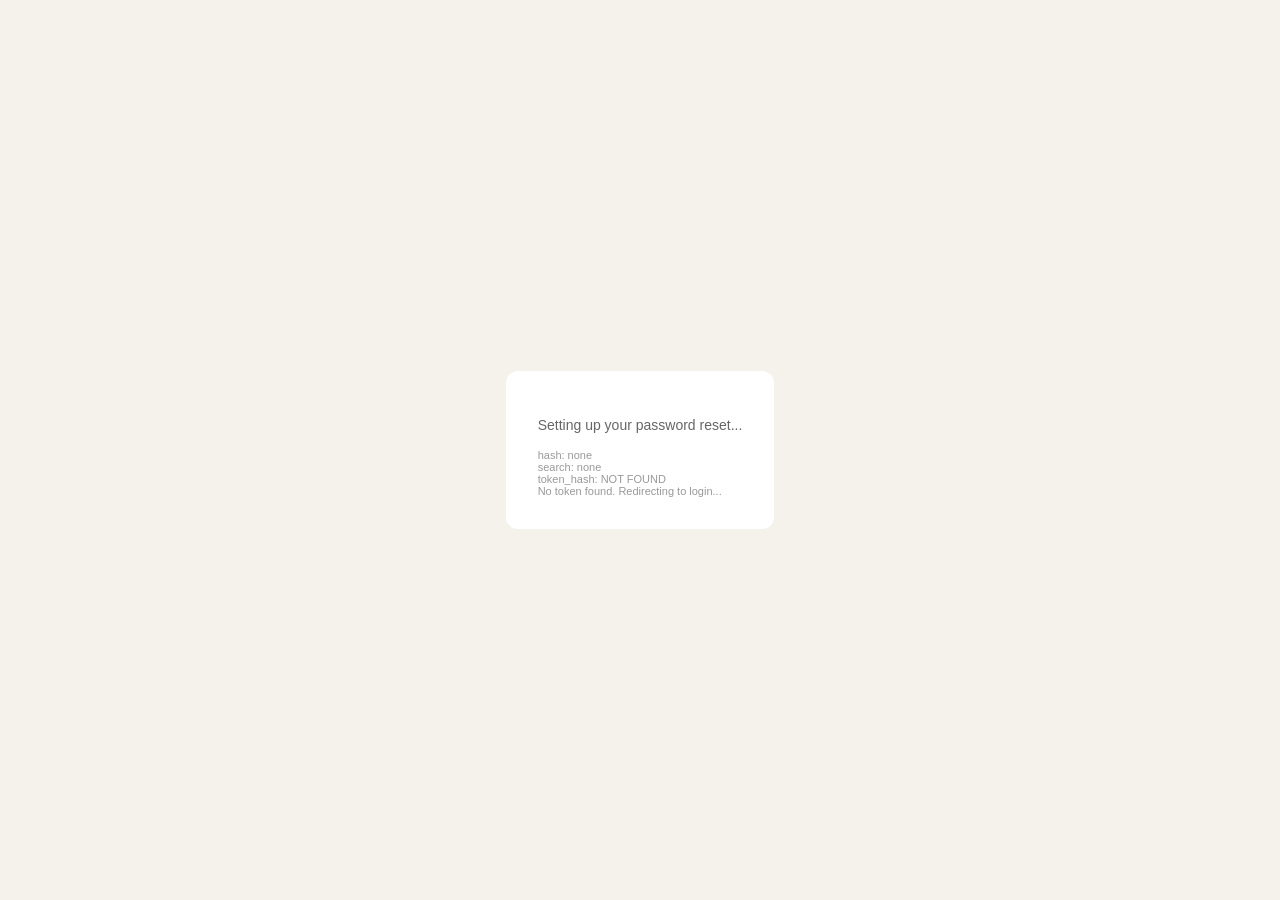
<file: reset.html>
<!DOCTYPE html>
<html>
<head>
<meta charset="UTF-8">
<title>Resetting password...</title>
<style>
  body { font-family: sans-serif; display: flex; align-items: center; justify-content: center; min-height: 100vh; margin: 0; background: #F5F2EC; }
  .box { background: white; padding: 32px; border-radius: 12px; text-align: center; max-width: 320px; }
  p { color: #666; font-size: 14px; }
  .debug { margin-top: 16px; font-size: 11px; color: #999; word-break: break-all; text-align: left; }
</style>
</head>
<body>
<div class="box">
  <p>Setting up your password reset...</p>
  <div class="debug" id="debug"></div>
</div>
<script>
  var BASE = 'https://safalgautam.github.io/budget-tracker';
  var debug = document.getElementById('debug');
  var hash = window.location.hash;
  var search = window.location.search;

  debug.innerHTML = 'hash: ' + (hash || 'none') + '<br>search: ' + (search || 'none');

  var token_hash = null;

  // Try query string first
  if (search) {
    var sp = new URLSearchParams(search);
    token_hash = sp.get('token_hash');
  }

  // Try hash
  if (!token_hash && hash) {
    var stripped = hash.replace(/^#recovery\??/, '').replace(/^#/, '');
    var hp = new URLSearchParams(stripped);
    token_hash = hp.get('token_hash');
  }

  debug.innerHTML += '<br>token_hash: ' + (token_hash || 'NOT FOUND');

  if (token_hash) {
    sessionStorage.setItem('recovery_token_hash', token_hash);
    debug.innerHTML += '<br>Saved! Redirecting in 2s...';
    setTimeout(function() {
      window.location.replace(BASE + '/index.html');
    }, 2000);
  } else {
    debug.innerHTML += '<br>No token found. Redirecting to login...';
    setTimeout(function() {
      window.location.replace(BASE + '/index.html');
    }, 3000);
  }
</script>
</body>
</html>
</file>
<file: css/style.css>
:root {
  --bg: #F5F2EC;
  --surface: #FDFBF7;
  --surface2: #EDE9E0;
  --ink: #1A1714;
  --ink2: #6B6560;
  --ink3: #9E9994;
  --accent: #2D5A3D;
  --accent-light: #E8F0EA;
  --red: #C4622D;
  --border: rgba(26,23,20,0.10);
  --border2: rgba(26,23,20,0.18);
  --radius: 14px;
  --radius-sm: 8px;
}

* { box-sizing: border-box; margin: 0; padding: 0; -webkit-tap-highlight-color: transparent; }
body { font-family: 'DM Sans', sans-serif; background: var(--bg); color: var(--ink); min-height: 100vh; overflow-x: hidden; }

/* ── Sync bar ── */
.sync-bar { display: flex; align-items: center; justify-content: center; gap: 6px; padding: 6px; font-size: 11px; letter-spacing: .03em; position: fixed; top: 0; left: 0; right: 0; z-index: 300; transition: all .3s; }
.sync-bar.syncing { background: #FFF8E6; color: #7A6200; }
.sync-bar.ok { background: #EAF3DE; color: #3B6D11; }
.sync-bar.err { background: #FCEBEB; color: #A32D2D; }
.sync-bar.hidden { opacity: 0; pointer-events: none; }
.sync-dot { width: 6px; height: 6px; border-radius: 50%; background: currentColor; }

/* ── Period toggle ── */
.period-toggle { display: flex; background: var(--surface2); border-radius: 99px; padding: 3px; margin: 0 16px 16px; gap: 2px; }
.pt-btn { flex: 1; padding: 8px; border: none; background: none; border-radius: 99px; font-family: 'DM Sans', sans-serif; font-size: 13px; font-weight: 500; color: var(--ink3); cursor: pointer; transition: all .15s; }
.pt-btn.active { background: var(--surface); color: var(--ink); box-shadow: 0 1px 3px rgba(0,0,0,.08); }

/* ── Nav ── */
.nav { display: flex; justify-content: space-around; align-items: center; background: var(--surface); border-top: .5px solid var(--border2); position: fixed; bottom: 0; left: 0; right: 0; z-index: 100; padding: 10px 0 env(safe-area-inset-bottom, 10px); }
.nav-btn { flex: 1; display: flex; flex-direction: column; align-items: center; gap: 3px; border: none; background: none; cursor: pointer; padding: 4px 0; color: var(--ink3); font-family: 'DM Sans', sans-serif; font-size: 11px; letter-spacing: .02em; transition: color .15s; }
.nav-btn.active { color: var(--accent); }
.nav-btn svg { width: 22px; height: 22px; stroke-width: 1.5; }

/* ── Pages ── */
.page { display: none; padding: 28px 0 80px; min-height: 100vh; }
.page.active { display: block; }

/* ── Header ── */
.header { padding: 36px 20px 16px; }
.header-eyebrow { font-size: 12px; letter-spacing: .08em; text-transform: uppercase; color: var(--ink3); margin-bottom: 4px; }
.header-title { font-family: 'DM Serif Display', serif; font-size: 30px; color: var(--ink); line-height: 1.1; }
.header-sub { font-size: 13px; color: var(--ink2); margin-top: 4px; }

/* ── Summary strip ── */
.summary-strip { margin: 0 16px 14px; display: grid; grid-template-columns: repeat(3, 1fr); gap: 8px; }
.sum-card { background: var(--surface); border: .5px solid var(--border); border-radius: var(--radius); padding: 12px 10px; }
.sum-label { font-size: 11px; color: var(--ink3); letter-spacing: .04em; text-transform: uppercase; margin-bottom: 4px; }
.sum-value { font-size: 17px; font-weight: 500; color: var(--ink); }
.sum-value.good { color: var(--accent); }
.sum-value.warn { color: var(--red); }

/* ── Progress bar ── */
.budget-progress { margin: 0 16px 16px; background: var(--surface); border: .5px solid var(--border); border-radius: var(--radius); padding: 14px 16px; }
.bp-header { display: flex; justify-content: space-between; align-items: baseline; margin-bottom: 8px; }
.bp-label { font-size: 13px; color: var(--ink2); }
.bp-pct { font-size: 13px; font-weight: 500; }
.bar-track { height: 6px; background: var(--surface2); border-radius: 99px; overflow: hidden; }
.bar-fill { height: 100%; border-radius: 99px; background: var(--accent); transition: width .4s ease; }
.bar-fill.over { background: var(--red); }

/* ── Category cards ── */
.section-label { font-size: 11px; letter-spacing: .08em; text-transform: uppercase; color: var(--ink3); padding: 0 20px; margin-bottom: 8px; }
.cat-list { padding: 0 16px; display: flex; flex-direction: column; gap: 7px; margin-bottom: 20px; }
.cat-card { background: var(--surface); border: .5px solid var(--border); border-radius: var(--radius); padding: 13px 14px; display: flex; align-items: center; gap: 11px; cursor: pointer; transition: background .1s; }
.cat-card:active { background: var(--surface2); }
.cat-icon { width: 36px; height: 36px; border-radius: 10px; display: flex; align-items: center; justify-content: center; font-size: 18px; flex-shrink: 0; }
.cat-info { flex: 1; min-width: 0; }
.cat-name { font-size: 14px; font-weight: 500; }
.cat-bar-track { height: 3px; background: var(--surface2); border-radius: 99px; overflow: hidden; margin-top: 5px; }
.cat-bar-fill { height: 100%; border-radius: 99px; transition: width .3s; }
.cat-amounts { text-align: right; flex-shrink: 0; }
.cat-spent { font-size: 14px; font-weight: 500; }
.cat-budget { font-size: 11px; color: var(--ink3); margin-top: 1px; }

/* ── FAB ── */
.add-fab { position: fixed; bottom: 74px; right: 20px; width: 52px; height: 52px; border-radius: 50%; background: var(--accent); border: none; cursor: pointer; display: flex; align-items: center; justify-content: center; box-shadow: 0 2px 14px rgba(45,90,61,.38); z-index: 99; transition: transform .15s; }
.add-fab:active { transform: scale(.93); }
.add-fab svg { width: 24px; height: 24px; stroke: white; stroke-width: 2; }

/* ── Modal ── */
.modal-overlay { display: none; position: fixed; inset: 0; background: rgba(26,23,20,.45); z-index: 200; align-items: flex-end; }
.modal-overlay.open { display: flex; }
.modal { background: var(--surface); border-radius: 20px 20px 0 0; padding: 24px 20px env(safe-area-inset-bottom, 20px); width: 100%; max-height: 92vh; overflow-y: auto; animation: slideUp .25s ease; }
@keyframes slideUp { from { transform: translateY(100%); } to { transform: translateY(0); } }
.modal-handle { width: 36px; height: 4px; background: var(--surface2); border-radius: 99px; margin: 0 auto 20px; }
.modal-title { font-family: 'DM Serif Display', serif; font-size: 22px; margin-bottom: 18px; }
.form-group { margin-bottom: 14px; }
.form-label { font-size: 12px; color: var(--ink3); letter-spacing: .04em; text-transform: uppercase; margin-bottom: 6px; display: block; }
.form-input { width: 100%; border: .5px solid var(--border2); border-radius: var(--radius-sm); padding: 12px 14px; font-size: 16px; font-family: 'DM Sans', sans-serif; background: var(--bg); color: var(--ink); outline: none; appearance: none; }
.form-input:focus { border-color: var(--accent); }
.cat-picker { display: grid; grid-template-columns: repeat(4, 1fr); gap: 7px; max-height: 180px; overflow-y: auto; }
.cat-pick-btn { border: .5px solid var(--border); border-radius: var(--radius-sm); padding: 9px 4px; display: flex; flex-direction: column; align-items: center; gap: 3px; cursor: pointer; background: var(--bg); font-size: 10px; color: var(--ink2); font-family: 'DM Sans', sans-serif; transition: all .1s; }
.cat-pick-btn.selected { border-color: var(--accent); background: var(--accent-light); color: var(--accent); }
.cat-pick-icon { font-size: 20px; }
.submit-btn { width: 100%; padding: 14px; background: var(--accent); color: white; border: none; border-radius: var(--radius); font-size: 15px; font-weight: 500; font-family: 'DM Sans', sans-serif; cursor: pointer; margin-top: 6px; transition: opacity .15s; }
.submit-btn:active { opacity: .85; }
.secondary-btn { width: 100%; padding: 12px; background: var(--surface2); color: var(--ink); border: .5px solid var(--border2); border-radius: var(--radius); font-size: 14px; font-weight: 500; font-family: 'DM Sans', sans-serif; cursor: pointer; margin-top: 8px; }

/* ── Transactions ── */
.tx-list { padding: 0 16px; display: flex; flex-direction: column; gap: 6px; }
.tx-item { background: var(--surface); border: .5px solid var(--border); border-radius: var(--radius); padding: 12px 14px; display: flex; align-items: center; gap: 11px; }
.tx-icon { width: 34px; height: 34px; border-radius: 9px; display: flex; align-items: center; justify-content: center; font-size: 16px; flex-shrink: 0; }
.tx-info { flex: 1; min-width: 0; }
.tx-merchant { font-size: 14px; font-weight: 500; white-space: nowrap; overflow: hidden; text-overflow: ellipsis; }
.tx-meta { font-size: 12px; color: var(--ink3); margin-top: 1px; }
.tx-amount { font-size: 15px; font-weight: 500; color: var(--red); flex-shrink: 0; }
.tx-delete { border: none; background: none; cursor: pointer; color: var(--ink3); padding: 4px 6px; font-size: 18px; line-height: 1; }
.chip { display: inline-block; font-size: 11px; padding: 2px 7px; border-radius: 99px; background: var(--accent-light); color: var(--accent); font-weight: 500; }
.empty-state { text-align: center; padding: 50px 20px; color: var(--ink3); }
.empty-icon { font-size: 44px; margin-bottom: 10px; }
.empty-label { font-size: 14px; }

/* ── Budget settings ── */
.budget-form { padding: 0 16px; display: flex; flex-direction: column; gap: 8px; }
.budget-period-row { display: flex; background: var(--surface2); border-radius: 99px; padding: 3px; margin: 0 16px 14px; gap: 2px; }
.bpr-btn { flex: 1; padding: 7px; border: none; background: none; border-radius: 99px; font-family: 'DM Sans', sans-serif; font-size: 13px; font-weight: 500; color: var(--ink3); cursor: pointer; transition: all .15s; }
.bpr-btn.active { background: var(--surface); color: var(--ink); }
.budget-item { background: var(--surface); border: .5px solid var(--border); border-radius: var(--radius); padding: 13px 14px; display: flex; align-items: center; gap: 11px; }
.budget-icon { font-size: 20px; width: 28px; text-align: center; }
.budget-name { flex: 1; font-size: 14px; font-weight: 500; }
.budget-input { width: 88px; border: .5px solid var(--border2); border-radius: var(--radius-sm); padding: 8px 10px; font-size: 14px; font-family: 'DM Sans', sans-serif; background: var(--bg); color: var(--ink); text-align: right; outline: none; }
.budget-input:focus { border-color: var(--accent); }
.save-btn { margin: 14px 16px 0; padding: 14px; background: var(--accent); color: white; border: none; border-radius: var(--radius); font-size: 15px; font-weight: 500; font-family: 'DM Sans', sans-serif; cursor: pointer; width: calc(100% - 32px); }
.total-row { margin: 0 16px 14px; background: var(--accent-light); border: .5px solid rgba(45,90,61,.2); border-radius: var(--radius); padding: 13px 16px; display: flex; justify-content: space-between; align-items: center; }
.total-row-label { font-size: 13px; font-weight: 500; color: var(--accent); }
.total-row-val { font-size: 18px; font-weight: 500; color: var(--accent); }

/* ── Week strip ── */
.week-strip { margin: 0 16px 14px; background: var(--surface); border: .5px solid var(--border); border-radius: var(--radius); padding: 14px 16px; }
.ws-header { display: flex; justify-content: space-between; align-items: baseline; margin-bottom: 10px; }
.ws-title { font-size: 12px; color: var(--ink3); letter-spacing: .04em; text-transform: uppercase; }
.ws-nav { display: flex; gap: 6px; align-items: center; }
.ws-nav-btn { border: none; background: none; cursor: pointer; color: var(--ink3); font-size: 18px; padding: 0 4px; line-height: 1; }
.ws-dates { font-size: 12px; color: var(--ink2); font-weight: 500; }
.ws-bars { display: flex; align-items: flex-end; gap: 4px; height: 50px; }
.ws-bar-col { flex: 1; display: flex; flex-direction: column; align-items: center; gap: 3px; }
.ws-bar-wrap { flex: 1; width: 100%; display: flex; align-items: flex-end; }
.ws-bar { width: 100%; border-radius: 3px 3px 0 0; min-height: 2px; transition: height .3s; }
.ws-day-label { font-size: 10px; color: var(--ink3); }

/* ── PDF Import ── */
.pdf-drop { margin: 0 16px 14px; border: 1.5px dashed var(--border2); border-radius: var(--radius); padding: 28px 20px; text-align: center; cursor: pointer; transition: all .2s; background: var(--surface); }
.pdf-drop.drag { border-color: var(--accent); background: var(--accent-light); }
.pdf-drop-icon { font-size: 32px; margin-bottom: 8px; }
.pdf-drop-label { font-size: 14px; font-weight: 500; color: var(--ink2); }
.pdf-drop-sub { font-size: 12px; color: var(--ink3); margin-top: 4px; }
.pdf-progress { margin: 0 16px 14px; background: var(--surface); border: .5px solid var(--border); border-radius: var(--radius); padding: 16px; display: none; }
.pdf-progress-label { font-size: 13px; color: var(--ink2); margin-bottom: 8px; }
.pdf-progress-bar { height: 4px; background: var(--surface2); border-radius: 99px; overflow: hidden; }
.pdf-progress-fill { height: 100%; background: var(--accent); border-radius: 99px; transition: width .3s; }
.review-item { background: var(--surface); border: .5px solid var(--border); border-radius: var(--radius); padding: 13px 14px; margin: 0 16px 8px; }
.review-top { display: flex; justify-content: space-between; align-items: flex-start; margin-bottom: 10px; }
.review-merchant { font-size: 14px; font-weight: 500; }
.review-meta { font-size: 12px; color: var(--ink3); margin-top: 2px; }
.review-amount { font-size: 15px; font-weight: 500; color: var(--red); flex-shrink: 0; }
.review-cat-pick { display: grid; grid-template-columns: repeat(4, 1fr); gap: 5px; }
.review-cat-btn { border: .5px solid var(--border); border-radius: var(--radius-sm); padding: 6px 3px; display: flex; flex-direction: column; align-items: center; gap: 2px; cursor: pointer; background: var(--bg); font-size: 9px; color: var(--ink3); font-family: 'DM Sans', sans-serif; transition: all .1s; }
.review-cat-btn.selected { border-color: var(--accent); background: var(--accent-light); color: var(--accent); }
.review-cat-icon { font-size: 16px; }
.review-skip { font-size: 11px; color: var(--ink3); text-align: right; margin-top: 6px; cursor: pointer; text-decoration: underline; }
.import-bar { margin: 0 16px 16px; display: flex; gap: 8px; }
.import-bar-btn { flex: 1; padding: 13px; border: none; border-radius: var(--radius); font-size: 14px; font-weight: 500; font-family: 'DM Sans', sans-serif; cursor: pointer; }
.import-bar-btn.primary { background: var(--accent); color: white; }
.import-bar-btn.secondary { background: var(--surface2); color: var(--ink); border: .5px solid var(--border2); }

/* ── Category management ── */
.cat-manage-item { background: var(--surface); border: .5px solid var(--border); border-radius: var(--radius); padding: 13px 14px; display: flex; align-items: center; gap: 11px; margin: 0 16px 8px; }
.cat-manage-icon { font-size: 22px; width: 32px; text-align: center; }
.cat-manage-name { flex: 1; font-size: 14px; font-weight: 500; }
.cat-manage-actions { display: flex; gap: 6px; }
.cat-action-btn { border: none; background: none; cursor: pointer; font-size: 15px; padding: 4px 6px; color: var(--ink3); }
.cat-add-form { margin: 0 16px 16px; background: var(--surface); border: .5px solid var(--border); border-radius: var(--radius); padding: 16px; }
.cat-add-title { font-size: 13px; font-weight: 500; margin-bottom: 12px; }
.emoji-grid { display: grid; grid-template-columns: repeat(8, 1fr); gap: 6px; margin-bottom: 12px; max-height: 120px; overflow-y: auto; }
.emoji-btn { border: .5px solid var(--border); border-radius: var(--radius-sm); padding: 6px; font-size: 18px; cursor: pointer; background: var(--bg); transition: all .1s; text-align: center; }
.emoji-btn.selected { border-color: var(--accent); background: var(--accent-light); }
.color-grid { display: flex; gap: 8px; flex-wrap: wrap; margin-bottom: 12px; }
.color-swatch { width: 28px; height: 28px; border-radius: 50%; cursor: pointer; border: 2px solid transparent; transition: all .1s; }
.color-swatch.selected { border-color: var(--ink); transform: scale(1.15); }
.settings-section { margin-bottom: 24px; }
.settings-section-title { font-size: 11px; letter-spacing: .08em; text-transform: uppercase; color: var(--ink3); padding: 0 20px; margin-bottom: 10px; }

/* ── Auth screen ── */
.auth-screen { display: flex; flex-direction: column; align-items: center; justify-content: center; min-height: 100vh; padding: 40px 24px; background: var(--bg); }
.auth-logo { font-family: 'DM Serif Display', serif; font-size: 36px; color: var(--ink); margin-bottom: 8px; }
.auth-tagline { font-size: 14px; color: var(--ink3); margin-bottom: 48px; }
.auth-card { background: var(--surface); border: .5px solid var(--border2); border-radius: var(--radius); padding: 28px 24px; width: 100%; max-width: 360px; }
.auth-title { font-size: 16px; font-weight: 500; margin-bottom: 6px; }
.auth-sub { font-size: 13px; color: var(--ink3); margin-bottom: 20px; line-height: 1.5; }
.auth-input { width: 100%; border: .5px solid var(--border2); border-radius: var(--radius-sm); padding: 12px 14px; font-size: 16px; font-family: 'DM Sans', sans-serif; background: var(--bg); color: var(--ink); outline: none; margin-bottom: 12px; }
.auth-input:focus { border-color: var(--accent); }
.auth-btn { width: 100%; padding: 14px; background: var(--accent); color: white; border: none; border-radius: var(--radius-sm); font-size: 15px; font-weight: 500; font-family: 'DM Sans', sans-serif; cursor: pointer; }
.auth-sent { text-align: center; padding: 12px 0; }
.auth-sent-icon { font-size: 40px; margin-bottom: 12px; }
.auth-sent-title { font-size: 15px; font-weight: 500; margin-bottom: 6px; }
.auth-sent-sub { font-size: 13px; color: var(--ink3); line-height: 1.5; }

/* ── Admin bar ── */
.admin-bar { display: none; align-items: center; gap: 10px; background: #1A1714; padding: 8px 16px; position: fixed; top: 0; left: 0; right: 0; z-index: 400; }
.admin-label { font-size: 11px; color: #9E9994; letter-spacing: .06em; text-transform: uppercase; flex-shrink: 0; }
.admin-select { flex: 1; background: #2C2925; border: .5px solid #3D3A36; border-radius: 6px; color: white; font-size: 12px; padding: 5px 8px; font-family: 'DM Sans', sans-serif; outline: none; }
.admin-viewing { font-size: 11px; color: #C4622D; font-weight: 500; flex-shrink: 0; }
.admin-bar ~ .sync-bar { top: 36px; }
.admin-bar ~ #app-screen .page { padding-top: 64px; }

/* ── User info in settings ── */
.user-info { margin: 0 16px 16px; background: var(--surface); border: .5px solid var(--border); border-radius: var(--radius); padding: 14px 16px; display: flex; justify-content: space-between; align-items: center; }
.user-email { font-size: 13px; color: var(--ink2); }
.signout-btn { font-size: 12px; color: var(--red); border: none; background: none; cursor: pointer; font-family: 'DM Sans', sans-serif; padding: 4px 8px; }
</file>
